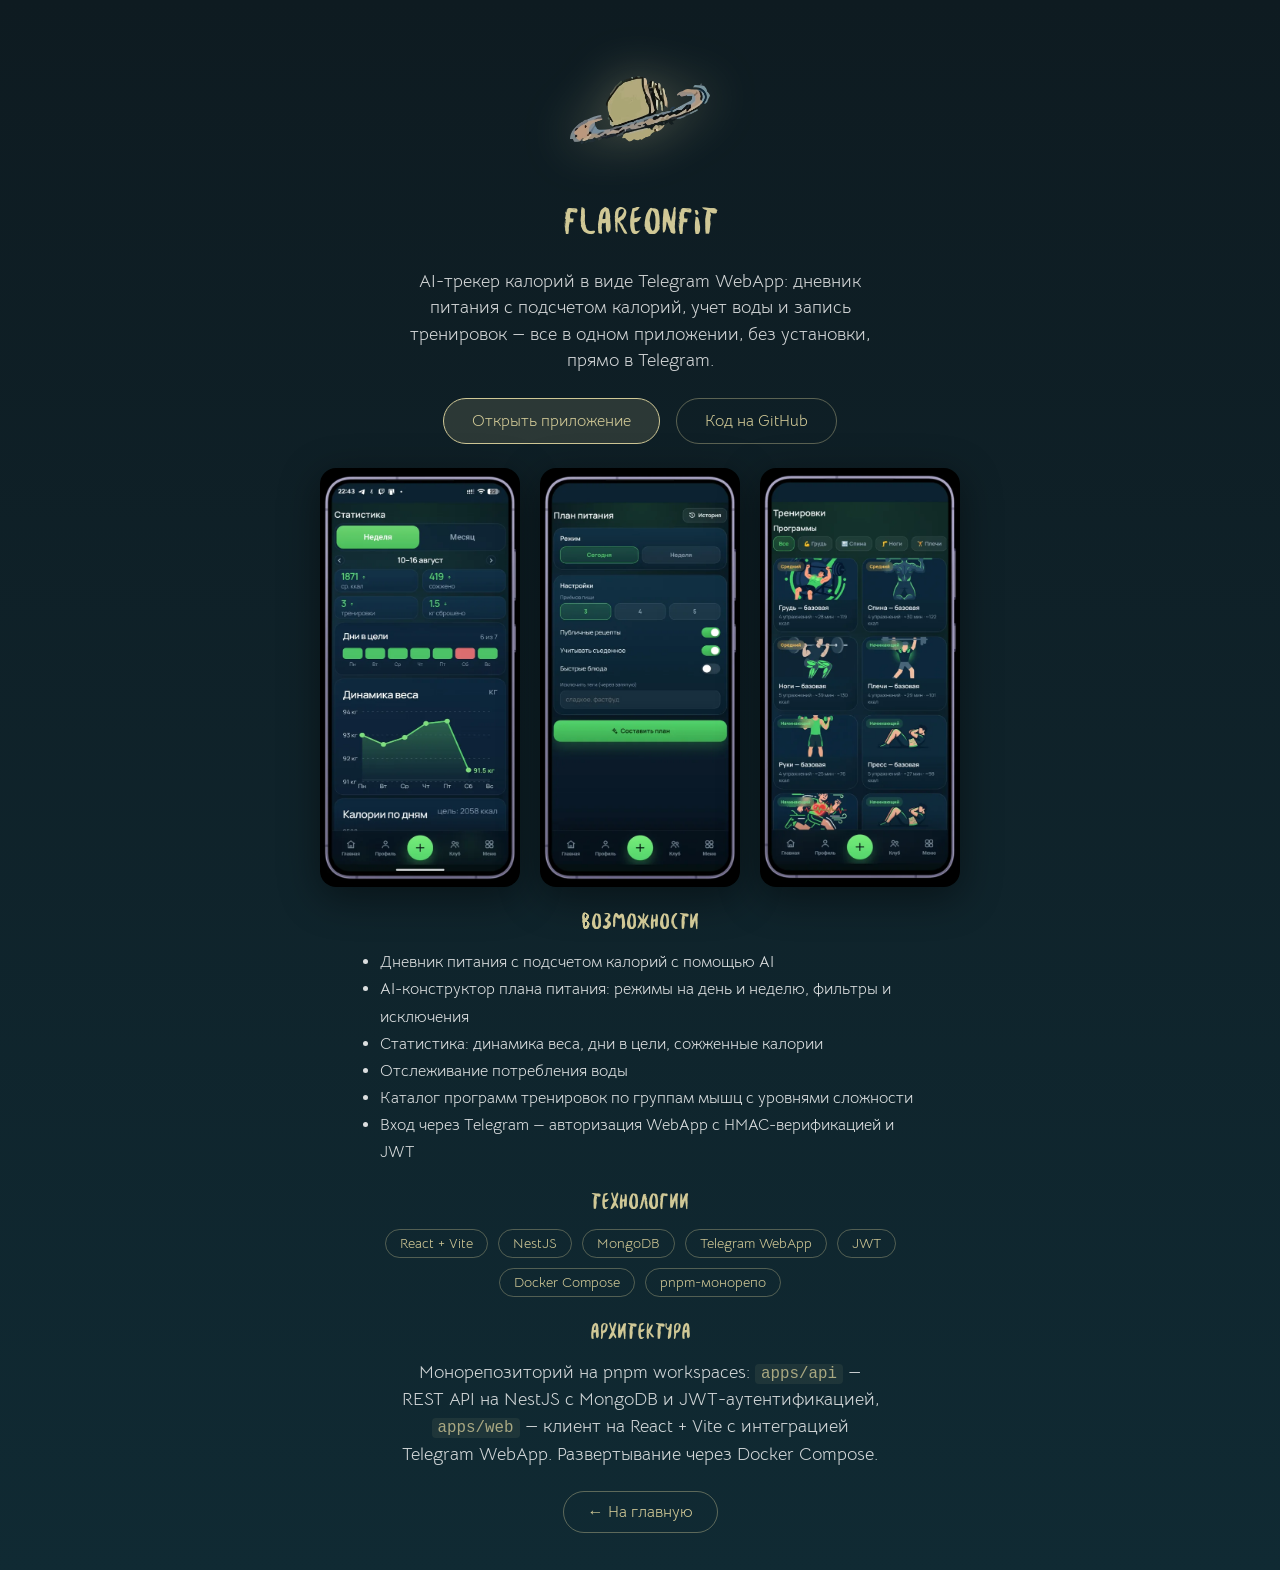
<file: pet-projects/pet-1.html>
<!doctype html>
<html lang="ru">
  <head>
    <meta charset="UTF-8" />
    <meta name="viewport" content="width=device-width, initial-scale=1.0" />
    <meta
      name="description"
      content="FlareonFit — AI-трекер калорий, воды и тренировок в виде Telegram WebApp. Пет-проект Александра Горбунова: React, NestJS, MongoDB."
    />
    <title>FlareonFit — AI-трекер калорий | Александр Горбунов</title>
    <link rel="stylesheet" href="../styles/fonts.styles.css" />
    <link rel="stylesheet" href="../styles/pet-project-page.css" />
  </head>
  <body>
    <main class="pet-page">
      <img
        class="pet-page-planet"
        src="../assets/images/planets/jupiter.webp"
        alt=""
        width="140"
        height="140"
      />
      <h1 class="pet-page-title">FlareonFit</h1>
      <p class="pet-page-text">
        AI-трекер калорий в виде Telegram WebApp: дневник питания с подсчетом калорий, учет воды и
        запись тренировок — все в одном приложении, без установки, прямо в Telegram.
      </p>

      <div class="pet-page-actions">
        <a
          class="pet-page-btn pet-page-btn--primary"
          href="https://fit.flareon.ru/"
          target="_blank"
          rel="noopener noreferrer"
          >Открыть приложение</a
        >
        <a
          class="pet-page-btn"
          href="https://github.com/jedo-dev/calories-tracker"
          target="_blank"
          rel="noopener noreferrer"
          >Код на GitHub</a
        >
      </div>

      <div class="pet-page-gallery">
        <img
          class="pet-page-shot pet-page-shot--phone"
          src="../assets/images/pet-projects/fit-graph.webp"
          alt="FlareonFit — статистика недели с динамикой веса"
          loading="lazy"
        />
        <img
          class="pet-page-shot pet-page-shot--phone"
          src="../assets/images/pet-projects/fit-plan.webp"
          alt="FlareonFit — конструктор плана питания"
          loading="lazy"
        />
        <img
          class="pet-page-shot pet-page-shot--phone"
          src="../assets/images/pet-projects/fit-train.webp"
          alt="FlareonFit — каталог программ тренировок"
          loading="lazy"
        />
      </div>

      <section class="pet-page-section">
        <h2 class="pet-page-heading">Возможности</h2>
        <ul class="pet-page-list">
          <li>Дневник питания с подсчетом калорий с помощью AI</li>
          <li>AI-конструктор плана питания: режимы на день и неделю, фильтры и исключения</li>
          <li>Статистика: динамика веса, дни в цели, сожженные калории</li>
          <li>Отслеживание потребления воды</li>
          <li>Каталог программ тренировок по группам мышц с уровнями сложности</li>
          <li>Вход через Telegram — авторизация WebApp с HMAC-верификацией и JWT</li>
        </ul>
      </section>

      <section class="pet-page-section">
        <h2 class="pet-page-heading">Технологии</h2>
        <div class="pet-page-tags">
          <span class="pet-page-tag">React + Vite</span>
          <span class="pet-page-tag">NestJS</span>
          <span class="pet-page-tag">MongoDB</span>
          <span class="pet-page-tag">Telegram WebApp</span>
          <span class="pet-page-tag">JWT</span>
          <span class="pet-page-tag">Docker Compose</span>
          <span class="pet-page-tag">pnpm-монорепо</span>
        </div>
      </section>

      <section class="pet-page-section">
        <h2 class="pet-page-heading">Архитектура</h2>
        <p class="pet-page-text">
          Монорепозиторий на pnpm workspaces: <code>apps/api</code> — REST API на NestJS с MongoDB и
          JWT-аутентификацией, <code>apps/web</code> — клиент на React + Vite с интеграцией
          Telegram WebApp. Развертывание через Docker Compose.
        </p>
      </section>

      <a class="pet-page-back" href="../index.html#pet-projects">&larr; На главную</a>
    </main>
  </body>
</html>
</file>
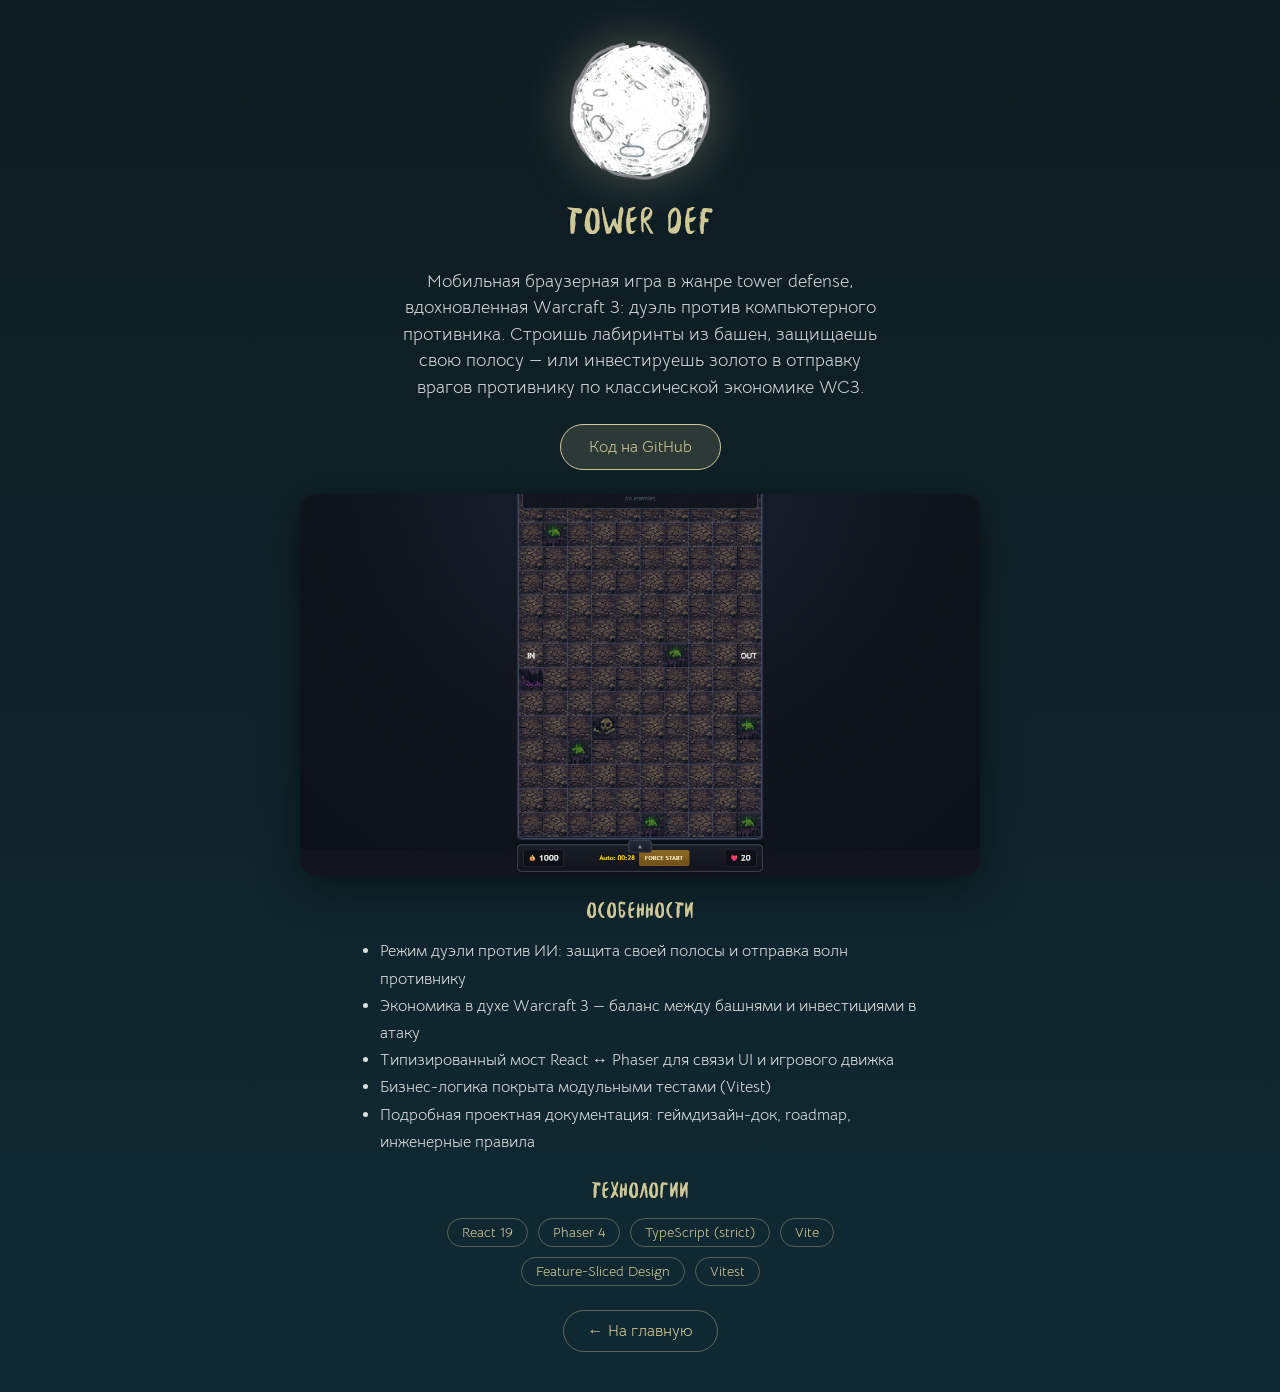
<file: pet-projects/pet-2.html>
<!doctype html>
<html lang="ru">
  <head>
    <meta charset="UTF-8" />
    <meta name="viewport" content="width=device-width, initial-scale=1.0" />
    <meta
      name="description"
      content="Tower Def — браузерная tower defense в духе Warcraft 3 на React 19 и Phaser 4. Пет-проект Александра Горбунова."
    />
    <title>Tower Def — браузерная tower defense | Александр Горбунов</title>
    <link rel="stylesheet" href="../styles/fonts.styles.css" />
    <link rel="stylesheet" href="../styles/pet-project-page.css" />
  </head>
  <body>
    <main class="pet-page">
      <img
        class="pet-page-planet"
        src="../assets/images/planets/moon.webp"
        alt=""
        width="140"
        height="140"
      />
      <h1 class="pet-page-title">Tower Def</h1>
      <p class="pet-page-text">
        Мобильная браузерная игра в жанре tower defense, вдохновленная Warcraft 3: дуэль против
        компьютерного противника. Строишь лабиринты из башен, защищаешь свою полосу — или
        инвестируешь золото в отправку врагов противнику по классической экономике WC3.
      </p>

      <div class="pet-page-actions">
        <a
          class="pet-page-btn pet-page-btn--primary"
          href="https://github.com/jedo-dev/tower-def"
          target="_blank"
          rel="noopener noreferrer"
          >Код на GitHub</a
        >
      </div>

      <div class="pet-page-gallery">
        <img
          class="pet-page-shot pet-page-shot--wide"
          src="../assets/images/pet-projects/td-1.png"
          alt="Tower Def — игровое поле с башнями, золотом и таймером волны"
          loading="lazy"
        />
      </div>

      <section class="pet-page-section">
        <h2 class="pet-page-heading">Особенности</h2>
        <ul class="pet-page-list">
          <li>Режим дуэли против ИИ: защита своей полосы и отправка волн противнику</li>
          <li>Экономика в духе Warcraft 3 — баланс между башнями и инвестициями в атаку</li>
          <li>Типизированный мост React &harr; Phaser для связи UI и игрового движка</li>
          <li>Бизнес-логика покрыта модульными тестами (Vitest)</li>
          <li>Подробная проектная документация: геймдизайн-док, roadmap, инженерные правила</li>
        </ul>
      </section>

      <section class="pet-page-section">
        <h2 class="pet-page-heading">Технологии</h2>
        <div class="pet-page-tags">
          <span class="pet-page-tag">React 19</span>
          <span class="pet-page-tag">Phaser 4</span>
          <span class="pet-page-tag">TypeScript (strict)</span>
          <span class="pet-page-tag">Vite</span>
          <span class="pet-page-tag">Feature-Sliced Design</span>
          <span class="pet-page-tag">Vitest</span>
        </div>
      </section>

      <a class="pet-page-back" href="../index.html#pet-projects">&larr; На главную</a>
    </main>
  </body>
</html>
</file>
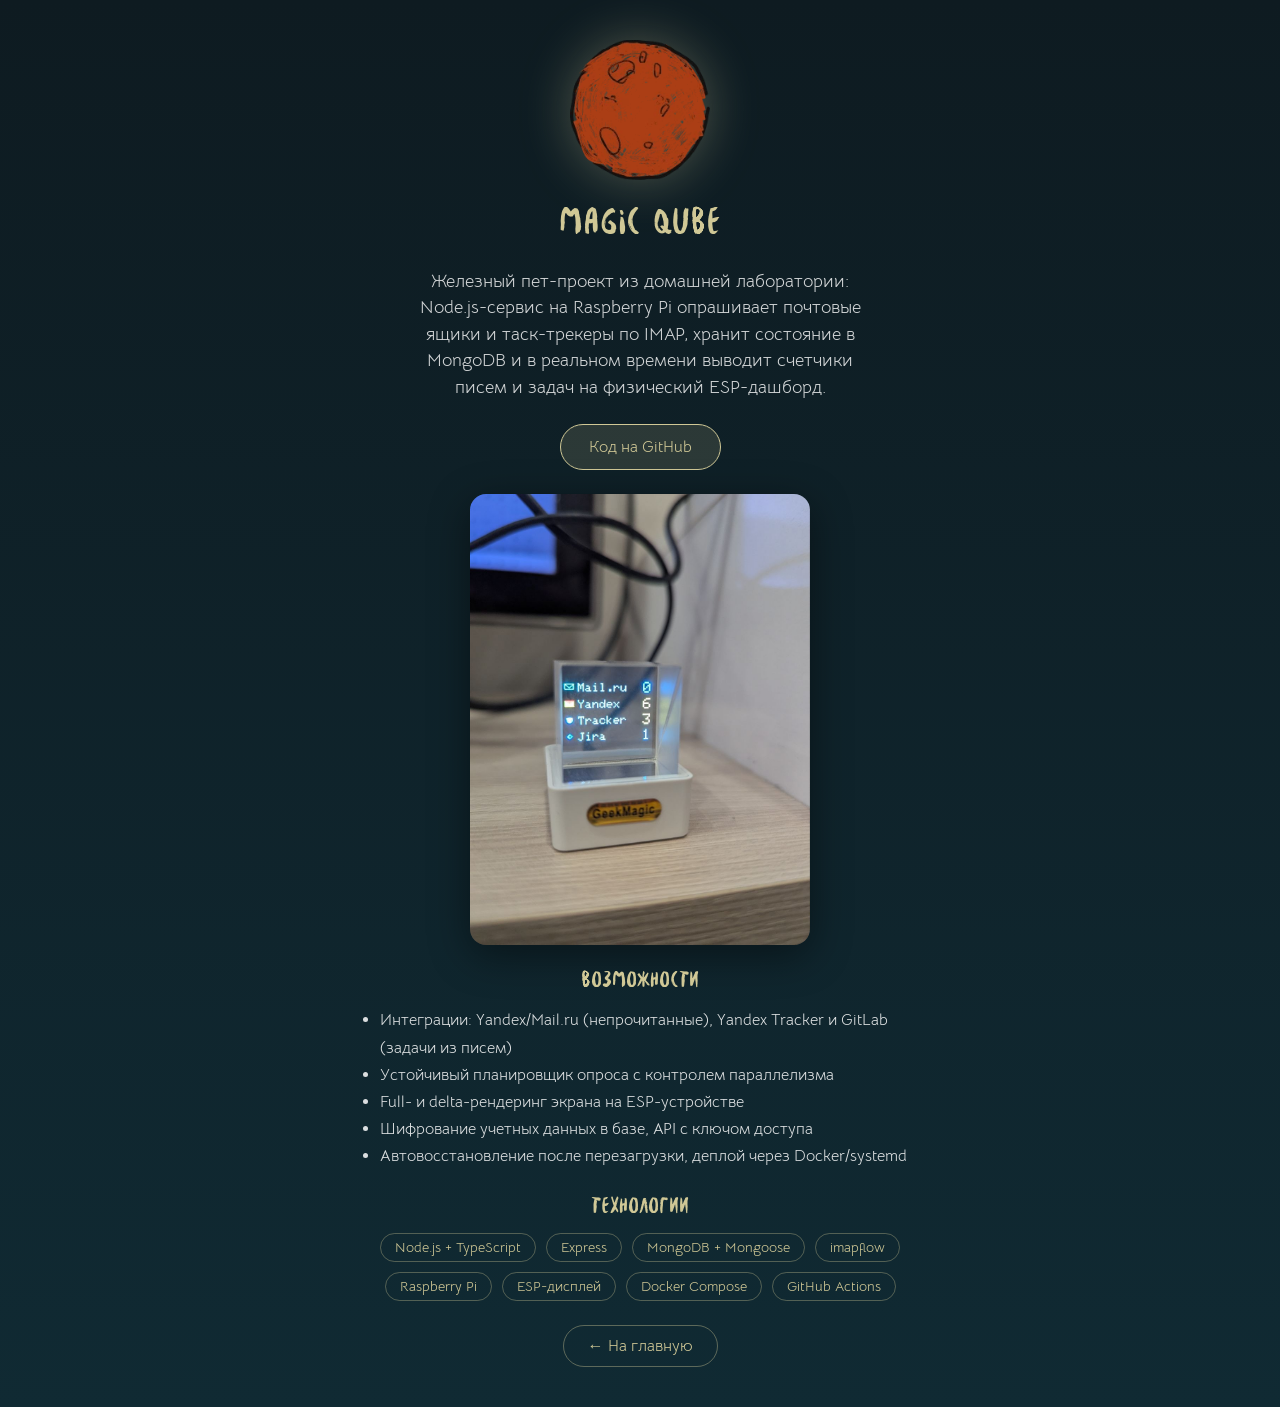
<file: pet-projects/pet-3.html>
<!doctype html>
<html lang="ru">
  <head>
    <meta charset="UTF-8" />
    <meta name="viewport" content="width=device-width, initial-scale=1.0" />
    <meta
      name="description"
      content="Magic Qube — почтовый дашборд на ESP: Node.js-сервис на Raspberry Pi собирает письма и задачи по IMAP. Пет-проект Александра Горбунова."
    />
    <title>Magic Qube — почтовый дашборд на ESP | Александр Горбунов</title>
    <link rel="stylesheet" href="../styles/fonts.styles.css" />
    <link rel="stylesheet" href="../styles/pet-project-page.css" />
  </head>
  <body>
    <main class="pet-page">
      <img
        class="pet-page-planet"
        src="../assets/images/planets/mars.webp"
        alt=""
        width="140"
        height="140"
      />
      <h1 class="pet-page-title">Magic Qube</h1>
      <p class="pet-page-text">
        Железный пет-проект из домашней лаборатории: Node.js-сервис на Raspberry Pi опрашивает
        почтовые ящики и таск-трекеры по IMAP, хранит состояние в MongoDB и в реальном времени
        выводит счетчики писем и задач на физический ESP-дашборд.
      </p>

      <div class="pet-page-actions">
        <a
          class="pet-page-btn pet-page-btn--primary"
          href="https://github.com/jedo-dev/magic-qube-dashboard-integration"
          target="_blank"
          rel="noopener noreferrer"
          >Код на GitHub</a
        >
      </div>

      <div class="pet-page-gallery">
        <img
          class="pet-page-shot pet-page-shot--photo"
          src="../assets/images/pet-projects/mq-view.jpg"
          alt="Куб GeekMagic на столе показывает счетчики: Mail.ru, Yandex, Tracker, Jira"
          loading="lazy"
        />
      </div>

      <section class="pet-page-section">
        <h2 class="pet-page-heading">Возможности</h2>
        <ul class="pet-page-list">
          <li>Интеграции: Yandex/Mail.ru (непрочитанные), Yandex Tracker и GitLab (задачи из писем)</li>
          <li>Устойчивый планировщик опроса с контролем параллелизма</li>
          <li>Full- и delta-рендеринг экрана на ESP-устройстве</li>
          <li>Шифрование учетных данных в базе, API с ключом доступа</li>
          <li>Автовосстановление после перезагрузки, деплой через Docker/systemd</li>
        </ul>
      </section>

      <section class="pet-page-section">
        <h2 class="pet-page-heading">Технологии</h2>
        <div class="pet-page-tags">
          <span class="pet-page-tag">Node.js + TypeScript</span>
          <span class="pet-page-tag">Express</span>
          <span class="pet-page-tag">MongoDB + Mongoose</span>
          <span class="pet-page-tag">imapflow</span>
          <span class="pet-page-tag">Raspberry Pi</span>
          <span class="pet-page-tag">ESP-дисплей</span>
          <span class="pet-page-tag">Docker Compose</span>
          <span class="pet-page-tag">GitHub Actions</span>
        </div>
      </section>

      <a class="pet-page-back" href="../index.html#pet-projects">&larr; На главную</a>
    </main>
  </body>
</html>
</file>
<file: styles/fonts.styles.css>
@font-face {
  font-family: 'Besom-2';
  src: url('../fonts/Besom.eot');
  src: local('Besom by Krisjanis Mezulis / RIT CREATIVE'), local('Besom'),
    url('../fonts/Besom.eot?#iefix') format('embedded-opentype'),
    url('../fonts/Besom.woff') format('woff'), url('../fonts/Besom.ttf') format('truetype');
  font-weight: normal;
  font-style: normal;
  font-display: swap;
}
@font-face {
  font-family: 'Besom-cyr';
  src: url('../fonts/Besom-cyr.ttf');
  font-weight: normal;
  font-style: normal;
  font-display: swap;
}
@font-face {
  font-family: 'BellotaText';
  src: url('../fonts/BellotaText-Regular.ttf');
  font-weight: normal;
  font-style: normal;
  font-display: swap;
}
</file>
<file: styles/pet-project-page.css>
/**
 * Стили страниц пет-проектов (заглушки)
 * Общий файл для всех страниц в pet-projects/
 */

body {
  margin: 0;
  background: linear-gradient(180deg, rgb(14 27 33) 0%, rgb(16 42 51) 100%);
  min-height: 100vh;
}

.pet-page {
  min-height: 100vh;
  display: flex;
  flex-direction: column;
  align-items: center;
  justify-content: center;
  gap: 24px;
  padding: 40px 20px;
  text-align: center;
}

.pet-page-planet {
  width: 140px;
  height: 140px;
  object-fit: contain;
  filter: drop-shadow(0 0 25px rgba(208, 200, 150, 0.35));
  animation: pet-page-float 6s ease-in-out infinite alternate;
}

@keyframes pet-page-float {
  from {
    transform: translateY(-10px);
  }
  to {
    transform: translateY(10px);
  }
}

.pet-page-title {
  margin: 0;
  font-family: 'Besom-2';
  font-weight: normal;
  font-size: 2.5rem;
  color: #d0c896;
}

.pet-page-text {
  margin: 0;
  font-family: 'BellotaText';
  font-size: 1.1rem;
  color: #ffffff;
  opacity: 0.8;
  max-width: 480px;
  line-height: 1.5;
}

/* ===== СТРАНИЦА ГОТОВОГО ПРОЕКТА ===== */
.pet-page-actions {
  display: flex;
  gap: 16px;
  flex-wrap: wrap;
  justify-content: center;
}

.pet-page-btn {
  font-family: 'BellotaText';
  font-size: 1rem;
  color: #d0c896;
  text-decoration: none;
  border: 1px solid rgba(208, 200, 150, 0.4);
  border-radius: 999px;
  padding: 12px 28px;
  transition: background 0.3s ease, transform 0.3s ease;
}

.pet-page-btn:hover {
  background: rgba(208, 200, 150, 0.12);
  transform: translateY(-2px);
}

.pet-page-btn--primary {
  background: rgba(208, 200, 150, 0.15);
  border-color: #d0c896;
}

.pet-page-gallery {
  display: flex;
  gap: 20px;
  flex-wrap: wrap;
  justify-content: center;
  width: 100%;
  max-width: 760px;
}

.pet-page-shot {
  border-radius: 16px;
  max-width: 100%;
  height: auto;
  box-shadow: 0 10px 40px rgba(0, 0, 0, 0.45);
}

/* Мокап в раме телефона */
.pet-page-shot--phone {
  width: 200px;
}

/* Широкий скриншот интерфейса */
.pet-page-shot--wide {
  width: min(680px, 100%);
}

/* Фото устройства */
.pet-page-shot--photo {
  width: min(340px, 100%);
}

.pet-page-section {
  width: 100%;
  max-width: 560px;
  display: flex;
  flex-direction: column;
  gap: 14px;
  align-items: center;
}

.pet-page-heading {
  margin: 0;
  font-family: 'Besom-2';
  font-weight: normal;
  font-size: 1.5rem;
  color: #d0c896;
}

.pet-page-list {
  margin: 0;
  padding: 0 0 0 20px;
  font-family: 'BellotaText';
  color: #ffffff;
  opacity: 0.85;
  line-height: 1.7;
  text-align: left;
}

.pet-page-tags {
  display: flex;
  gap: 10px;
  flex-wrap: wrap;
  justify-content: center;
}

.pet-page-tag {
  font-family: 'BellotaText';
  font-size: 0.85rem;
  color: #d0c896;
  border: 1px solid rgba(208, 200, 150, 0.35);
  border-radius: 999px;
  padding: 5px 14px;
}

.pet-page code {
  font-family: Consolas, monospace;
  font-size: 0.9em;
  color: #d0c896;
  background: rgba(208, 200, 150, 0.1);
  border-radius: 4px;
  padding: 1px 6px;
}

.pet-page-back {
  font-family: 'BellotaText';
  font-size: 1rem;
  color: #d0c896;
  text-decoration: none;
  border: 1px solid rgba(208, 200, 150, 0.4);
  border-radius: 999px;
  padding: 10px 24px;
  transition: background 0.3s ease, transform 0.3s ease;
}

.pet-page-back:hover {
  background: rgba(208, 200, 150, 0.12);
  transform: translateY(-2px);
}

@media (prefers-reduced-motion: reduce) {
  .pet-page-planet {
    animation: none;
  }
}
</file>
